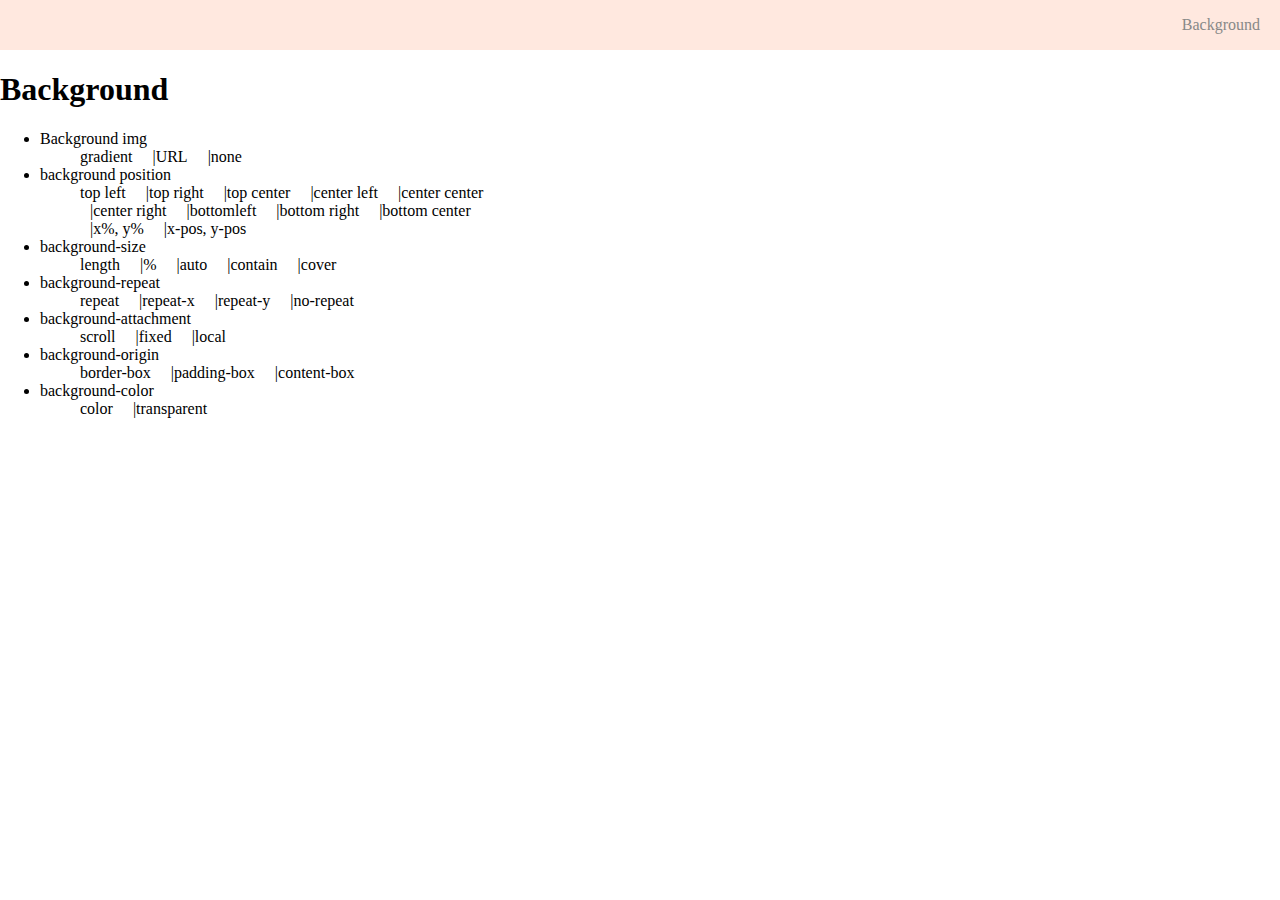
<file: css cheat sheet/index.html>
<!DOCTYPE html>
<html>
  <head>
    <meta charset="utf-8">
    <meta name="viewport" content="width=device-width">
    <title>CSS_Cheat_Sheet</title>
    <link href="style.css" rel="stylesheet" type="text/css" />
  </head>
  <body>

    <section>
      <nav>
        <ul>
          <li><a href="#background">Background</a></li>
        </ul>
      </nav>
    </section>
    <section id="background">
      <div class="content">
        <h1>Background</h1>
        <ul>
          <li>Background img
            <ul class="inner-list">
              <li>gradient</li>
              <li>URL</li>
              <li>none</li>
            </ul>
          </li>
          <li>background position
            <ul class="inner-list">
              <li>top left</li>
              <li>top right</li>
              <li>top center</li>
              <li>center left</li>
              <li>center center</li>
              <li>center right</li>
              <li>bottomleft</li>
              <li>bottom right</li>
              <li>bottom center</li>
              <li>x%, y%</li>
              <li>x-pos, y-pos</li>
            </ul>
          </li>
          <li>background-size
            <ul class="inner-list">
              <li>length</li>
              <li>%</li>
              <li>auto</li>
              <li>contain</li>
              <li>cover</li>
            </ul>
          </li>
          <li>background-repeat
            <ul class="inner-list">
              <li>repeat</li>
              <li>repeat-x</li>
              <li>repeat-y</li>
              <li>no-repeat</li>
            </ul>
          </li>
          <li>background-attachment
            <ul class="inner-list">
              <li>scroll</li>
              <li>fixed</li>
              <li>local</li>
            </ul>
          </li>
          <li>background-origin
            <ul class="inner-list">
              <li>border-box</li>
              <li>padding-box</li>
              <li>content-box</li>
            </ul>
          </li>
          <li>
            background-color
            <ul class="inner-list">
              <li>color</li>
              <li>transparent</li>
            </ul>
          </li>
        </ul>
      </div>
      <div class="iframes">
        <iframe height="265" style="width: 100%;" scrolling="no" title="Background css" src="https://codepen.io/Annanya17/embed/NWrOdza?height=265&theme-id=light&default-tab=css,result" frameborder="no" loading="lazy" allowtransparency="true" allowfullscreen="true">
        See the Pen <a href='https://codepen.io/Annanya17/pen/NWrOdza'>Background css</a> by Annanya
        (<a href='https://codepen.io/Annanya17'>@Annanya17</a>) on <a href='https://codepen.io'>CodePen</a>.
        </iframe>
      </div>
    </section>
  </body>
</html>
</file>
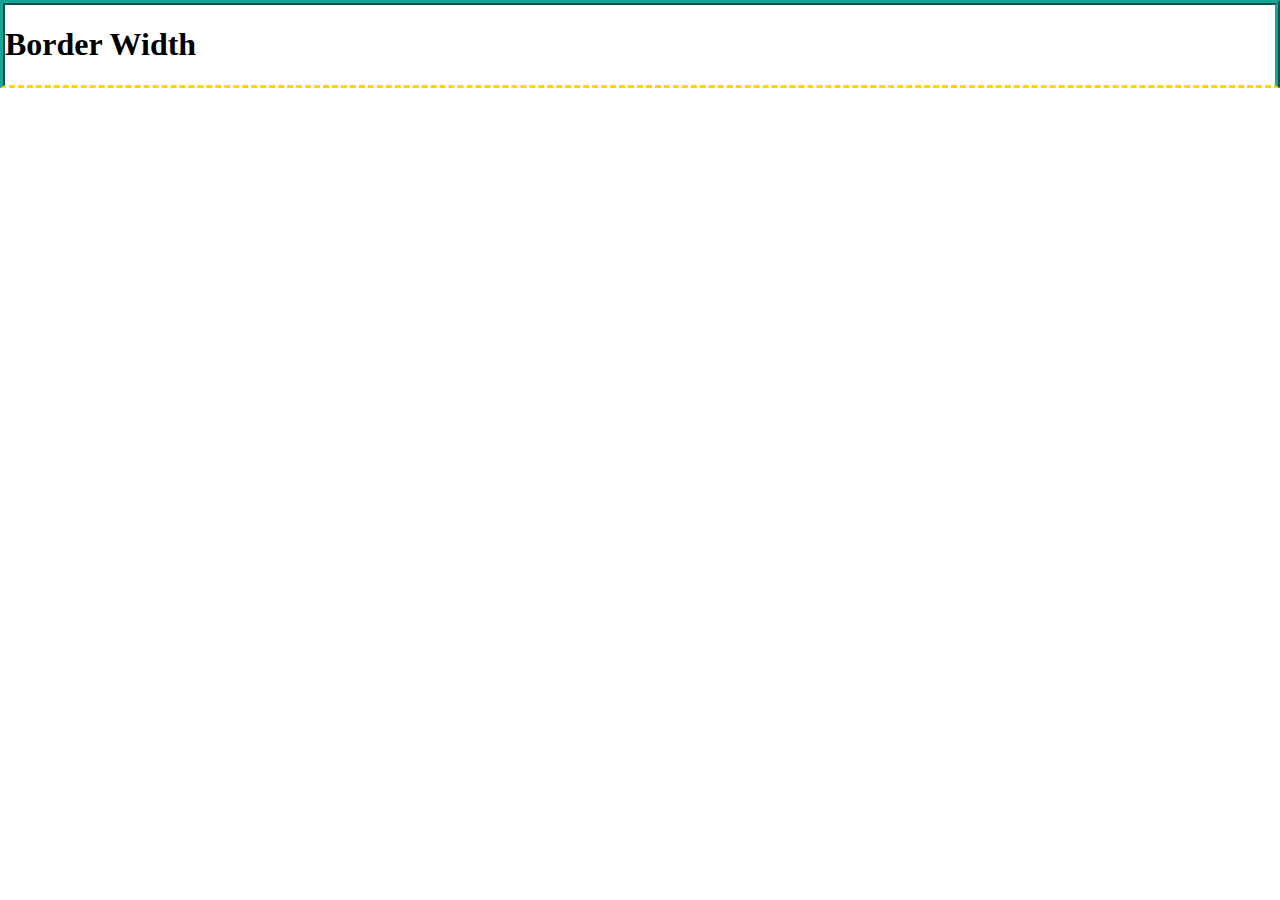
<file: css cheat sheet/border.html>
<!DOCTYPE html>
<html>
  <head>
    <meta charset="utf-8">
    <meta name="viewport" content="width=device-width">
    <title>CSS_Cheat_Sheet</title>
    <link href="style.css" rel="stylesheet" type="text/css" />
  </head>
  <body>
    
    <section class="borderwidth">
      <h1>Border Width</h1>
    </section>
  </body>
</html>
</file>
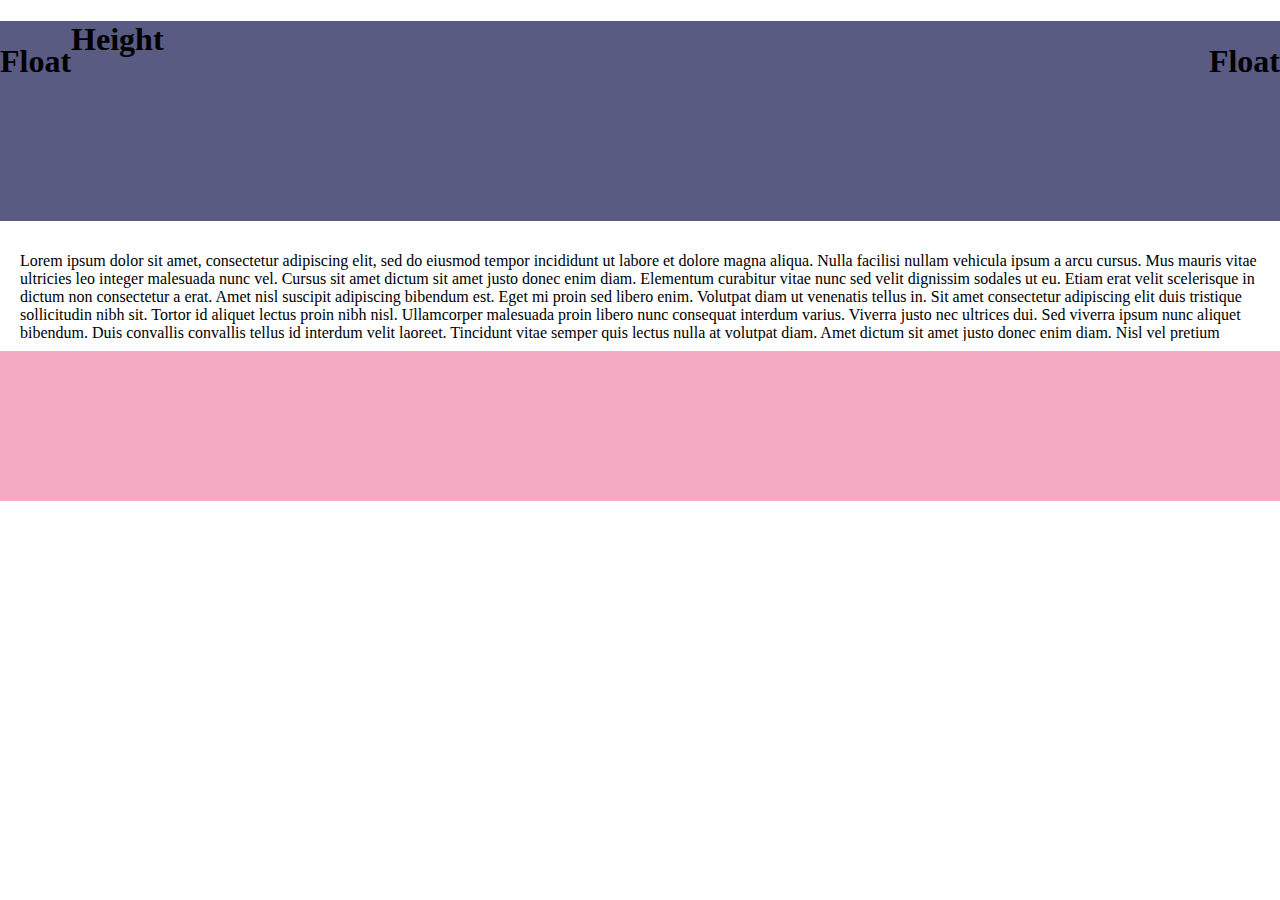
<file: css cheat sheet/box-model.html>
<!DOCTYPE html>
<html>
  <head>
    <meta charset="utf-8">
    <meta name="viewport" content="width=device-width">
    <title>CSS Cheat Sheet</title>
    <link href="style.css" rel="stylesheet" type="text/css" />
  </head>
  <body>
    <section class="floatright">
      <h1>Float</h1>
      
    </section>
    <section class="floatleft">
      <h1>Float</h1>
      
    </section>
    <section class="height">
      <h1>Height</h1>
    </section>
    <section class="maxheight">
      <p>
        Lorem ipsum dolor sit amet, consectetur adipiscing elit, sed do eiusmod tempor incididunt ut labore et dolore magna aliqua. Nulla facilisi nullam vehicula ipsum a arcu cursus. Mus mauris vitae ultricies leo integer malesuada nunc vel. Cursus sit amet dictum sit amet justo donec enim diam. Elementum curabitur vitae nunc sed velit dignissim sodales ut eu. Etiam erat velit scelerisque in dictum non consectetur a erat. Amet nisl suscipit adipiscing bibendum est. Eget mi proin sed libero enim. Volutpat diam ut venenatis tellus in. Sit amet consectetur adipiscing elit duis tristique sollicitudin nibh sit. Tortor id aliquet lectus proin nibh nisl. Ullamcorper malesuada proin libero nunc consequat interdum varius. Viverra justo nec ultrices dui. Sed viverra ipsum nunc aliquet bibendum. Duis convallis convallis tellus id interdum velit laoreet. Tincidunt vitae semper quis lectus nulla at volutpat diam. Amet dictum sit amet justo donec enim diam. Nisl vel pretium lectus quam id leo in.

Suscipit tellus mauris a diam maecenas sed enim ut sem. Ultrices dui sapien eget mi proin sed libero enim. Nec ultrices dui sapien eget mi proin sed libero enim. Fames ac turpis egestas integer. Scelerisque fermentum dui faucibus in ornare quam viverra orci sagittis. Vivamus arcu felis bibendum ut tristique et. Orci a scelerisque purus semper eget duis. Ultricies leo integer malesuada nunc vel risus commodo viverra. Nisi lacus sed viverra tellus. Ipsum dolor sit amet consectetur. Sapien pellentesque habitant morbi tristique senectus et netus et malesuada. In mollis nunc sed id semper risus in hendrerit gravida. Ornare quam viverra orci sagittis eu volutpat odio facilisis. Ultricies lacus sed turpis tincidunt. Dui sapien eget mi proin. Velit scelerisque in dictum non.

At erat pellentesque adipiscing commodo elit. Ornare suspendisse sed nisi lacus sed viverra. Ipsum suspendisse ultrices gravida dictum fusce ut placerat. Malesuada fames ac turpis egestas. Morbi blandit cursus risus at ultrices mi. Amet tellus cras adipiscing enim eu turpis egestas. Leo vel orci porta non pulvinar neque. Platea dictumst quisque sagittis purus. Dui id ornare arcu odio ut sem nulla. Vel quam elementum pulvinar etiam. Habitasse platea dictumst vestibulum rhoncus est pellentesque elit. Bibendum ut tristique et egestas. Aliquet nec ullamcorper sit amet risus nullam. Duis tristique sollicitudin nibh sit. Tellus orci ac auctor augue mauris augue neque gravida.

Turpis egestas pretium aenean pharetra magna ac placerat. Justo eget magna fermentum iaculis eu non. Amet nisl purus in mollis nunc sed id semper risus. Cras sed felis eget velit aliquet sagittis id consectetur. Blandit libero volutpat sed cras ornare arcu dui vivamus. Quis blandit turpis cursus in hac habitasse. Id cursus metus aliquam eleifend mi in nulla posuere. Quis eleifend quam adipiscing vitae proin sagittis nisl rhoncus mattis. Sit amet venenatis urna cursus eget. Libero volutpat sed cras ornare arcu dui vivamus. Congue nisi vitae suscipit tellus. Duis convallis convallis tellus id interdum. Neque volutpat ac tincidunt vitae semper quis lectus. Enim neque volutpat ac tincidunt vitae semper quis lectus. A pellentesque sit amet porttitor eget. Ultrices in iaculis nunc sed augue.

Morbi tristique senectus et netus. Viverra suspendisse potenti nullam ac tortor vitae purus faucibus ornare. Eget dolor morbi non arcu risus quis varius quam quisque. Feugiat nisl pretium fusce id velit ut tortor pretium. Quam viverra orci sagittis eu volutpat odio facilisis mauris sit. Non pulvinar neque laoreet suspendisse interdum consectetur. Arcu vitae elementum curabitur vitae nunc. Amet venenatis urna cursus eget nunc scelerisque viverra mauris in. Sed vulputate mi sit amet mauris commodo quis imperdiet massa. Ullamcorper dignissim cras tincidunt lobortis feugiat vivamus at. Pulvinar pellentesque habitant morbi tristique senectus et netus et malesuada. Feugiat nisl pretium fusce id. Amet volutpat consequat mauris nunc. Congue eu consequat ac felis. Quam vulputate dignissim suspendisse in. Consequat semper viverra nam libero justo laoreet. Massa ultricies mi quis hendrerit dolor magna. Donec massa sapien faucibus et molestie ac. Malesuada proin libero nunc consequat interdum varius. Hendrerit dolor magna eget est lorem ipsum dolor.
</p>
    </section>
    <section class="minheight">
    </section>
  </body>
</html>
</file>
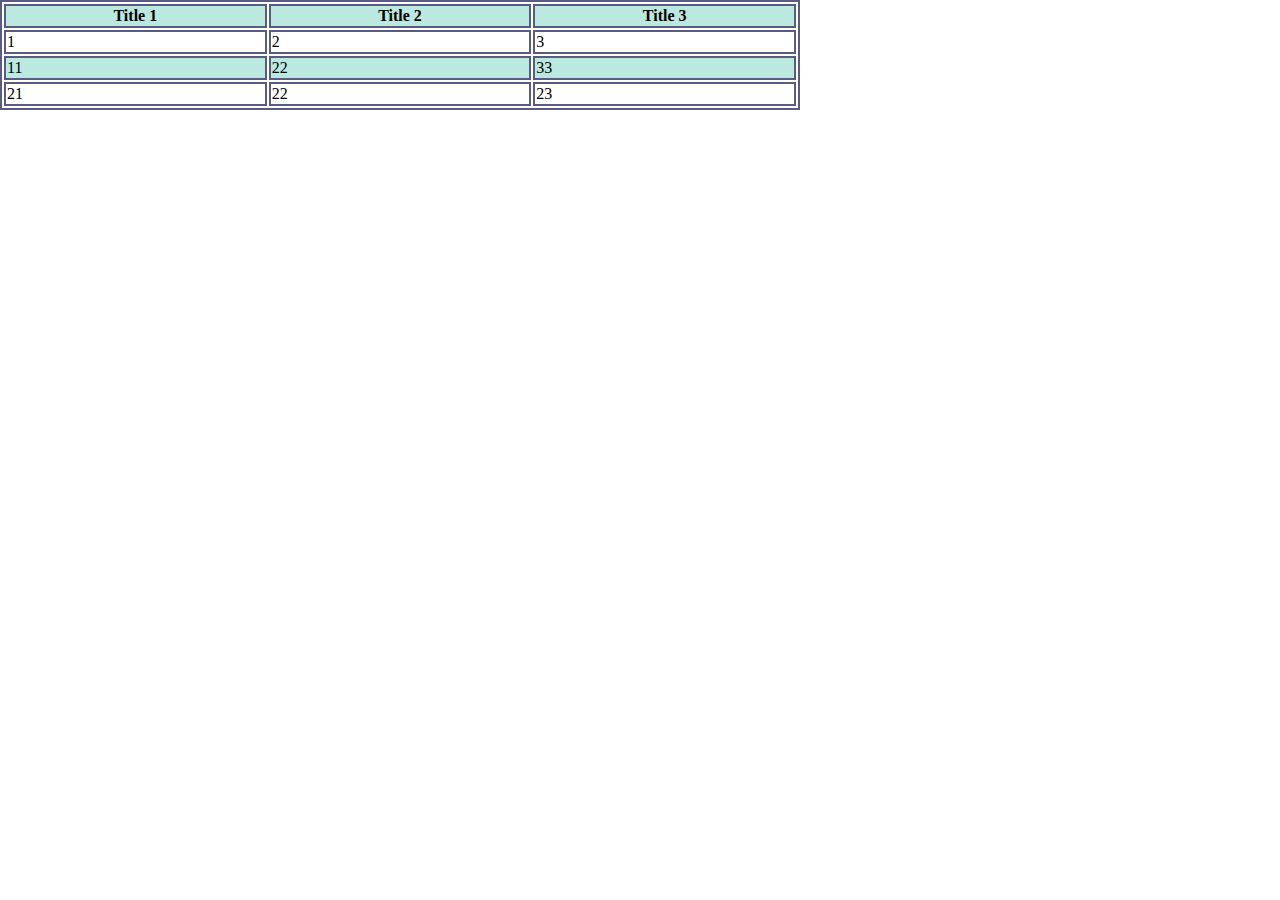
<file: css cheat sheet/table.html>
<!DOCTYPE html>
<html>
  <head>
    <meta charset="utf-8">
    <meta name="viewport" content="width=device-width">
    <title>CSS Cheat Sheet</title>
    <link href="style.css" rel="stylesheet" type="text/css" />
  </head>
  <body>
    <section class="table">
      <table>
        <tr>
          <th>Title 1</th>
          <th>Title 2</th>
          <th>Title 3</th>
        </tr>
        <tr>
          <td>1</td>
          <td>2</td>
          <td>3</td>
        </tr>
        <tr>
          <td>11</td>
          <td>22</td>
          <td>33</td>
        </tr>
        <tr>
          <td>21</td>
          <td>22</td>
          <td>23</td>
        </tr>
      </table>
    </section>
  </body>
</html>
</file>
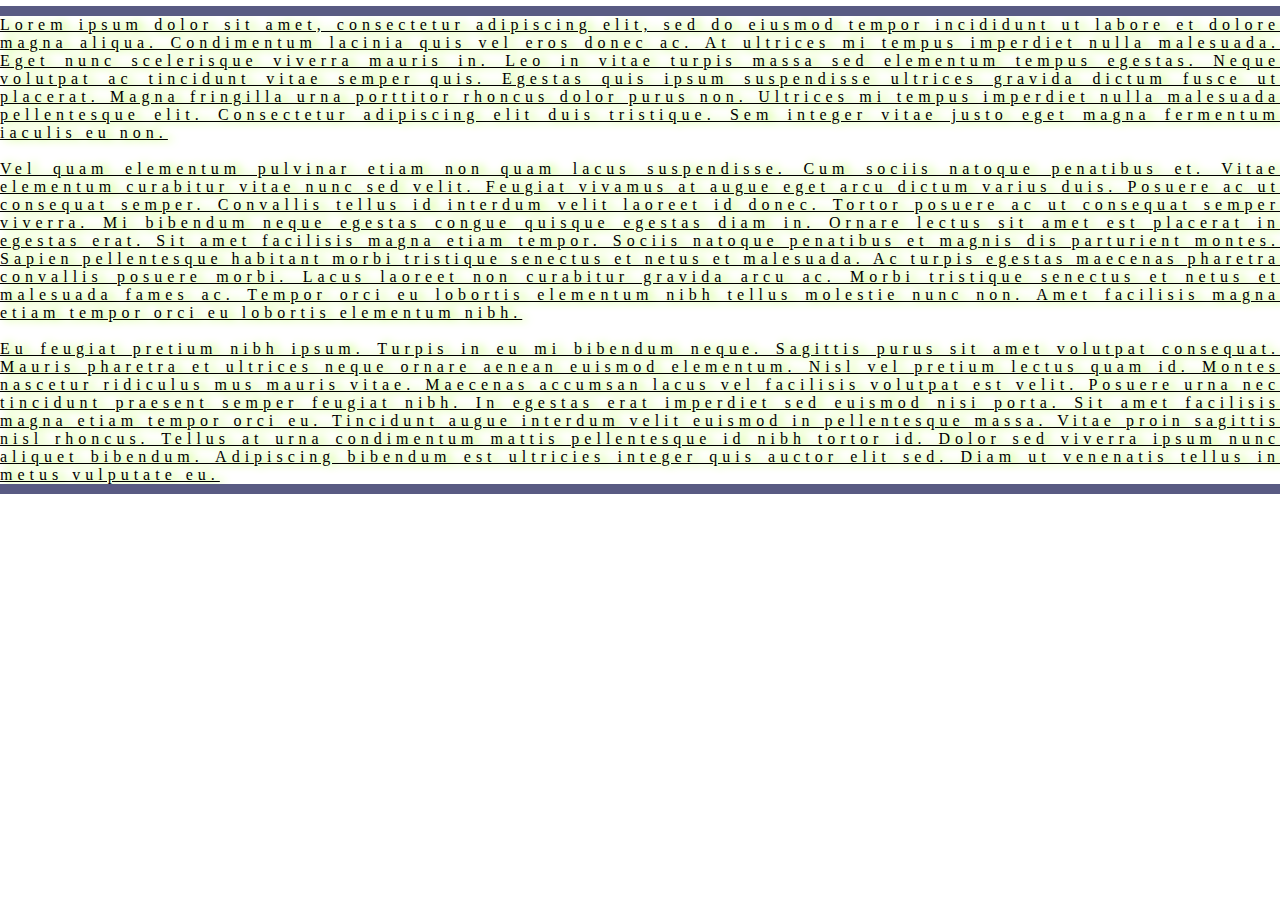
<file: css cheat sheet/text.html>
<!DOCTYPE html>
<html>
  <head>
    <meta charset="utf-8">
    <meta name="viewport" content="width=device-width">
    <title>CSS Cheat Sheet</title>
    <link href="style.css" rel="stylesheet" type="text/css" />
  </head>
  <body>
    <section class="text">
      <p>
        Lorem ipsum dolor sit amet, consectetur adipiscing elit, sed do eiusmod tempor incididunt ut labore et dolore magna aliqua. Condimentum lacinia quis vel eros donec ac. At ultrices mi tempus imperdiet nulla malesuada. Eget nunc scelerisque viverra mauris in. Leo in vitae turpis massa sed elementum tempus egestas. Neque volutpat ac tincidunt vitae semper quis. Egestas quis ipsum suspendisse ultrices gravida dictum fusce ut placerat. Magna fringilla urna porttitor rhoncus dolor purus non. Ultrices mi tempus imperdiet nulla malesuada pellentesque elit. Consectetur adipiscing elit duis tristique. Sem integer vitae justo eget magna fermentum iaculis eu non.
        <br>
        <br>
        Vel quam elementum pulvinar etiam non quam lacus suspendisse. Cum sociis natoque penatibus et. Vitae elementum curabitur vitae nunc sed velit. Feugiat vivamus at augue eget arcu dictum varius duis. Posuere ac ut consequat semper. Convallis tellus id interdum velit laoreet id donec. Tortor posuere ac ut consequat semper viverra. Mi bibendum neque egestas congue quisque egestas diam in. Ornare lectus sit amet est placerat in egestas erat. Sit amet facilisis magna etiam tempor. Sociis natoque penatibus et magnis dis parturient montes. Sapien pellentesque habitant morbi tristique senectus et netus et malesuada. Ac turpis egestas maecenas pharetra convallis posuere morbi. Lacus laoreet non curabitur gravida arcu ac. Morbi tristique senectus et netus et malesuada fames ac. Tempor orci eu lobortis elementum nibh tellus molestie nunc non. Amet facilisis magna etiam tempor orci eu lobortis elementum nibh.
        <br>
        <br>
        Eu feugiat pretium nibh ipsum. Turpis in eu mi bibendum neque. Sagittis purus sit amet volutpat consequat. Mauris pharetra et ultrices neque ornare aenean euismod elementum. Nisl vel pretium lectus quam id. Montes nascetur ridiculus mus mauris vitae. Maecenas accumsan lacus vel facilisis volutpat est velit. Posuere urna nec tincidunt praesent semper feugiat nibh. In egestas erat imperdiet sed euismod nisi porta. Sit amet facilisis magna etiam tempor orci eu. Tincidunt augue interdum velit euismod in pellentesque massa. Vitae proin sagittis nisl rhoncus. Tellus at urna condimentum mattis pellentesque id nibh tortor id. Dolor sed viverra ipsum nunc aliquet bibendum. Adipiscing bibendum est ultricies integer quis auctor elit sed. Diam ut venenatis tellus in metus vulputate eu.
      </p>
    </section>
  </body>
</html>
</file>
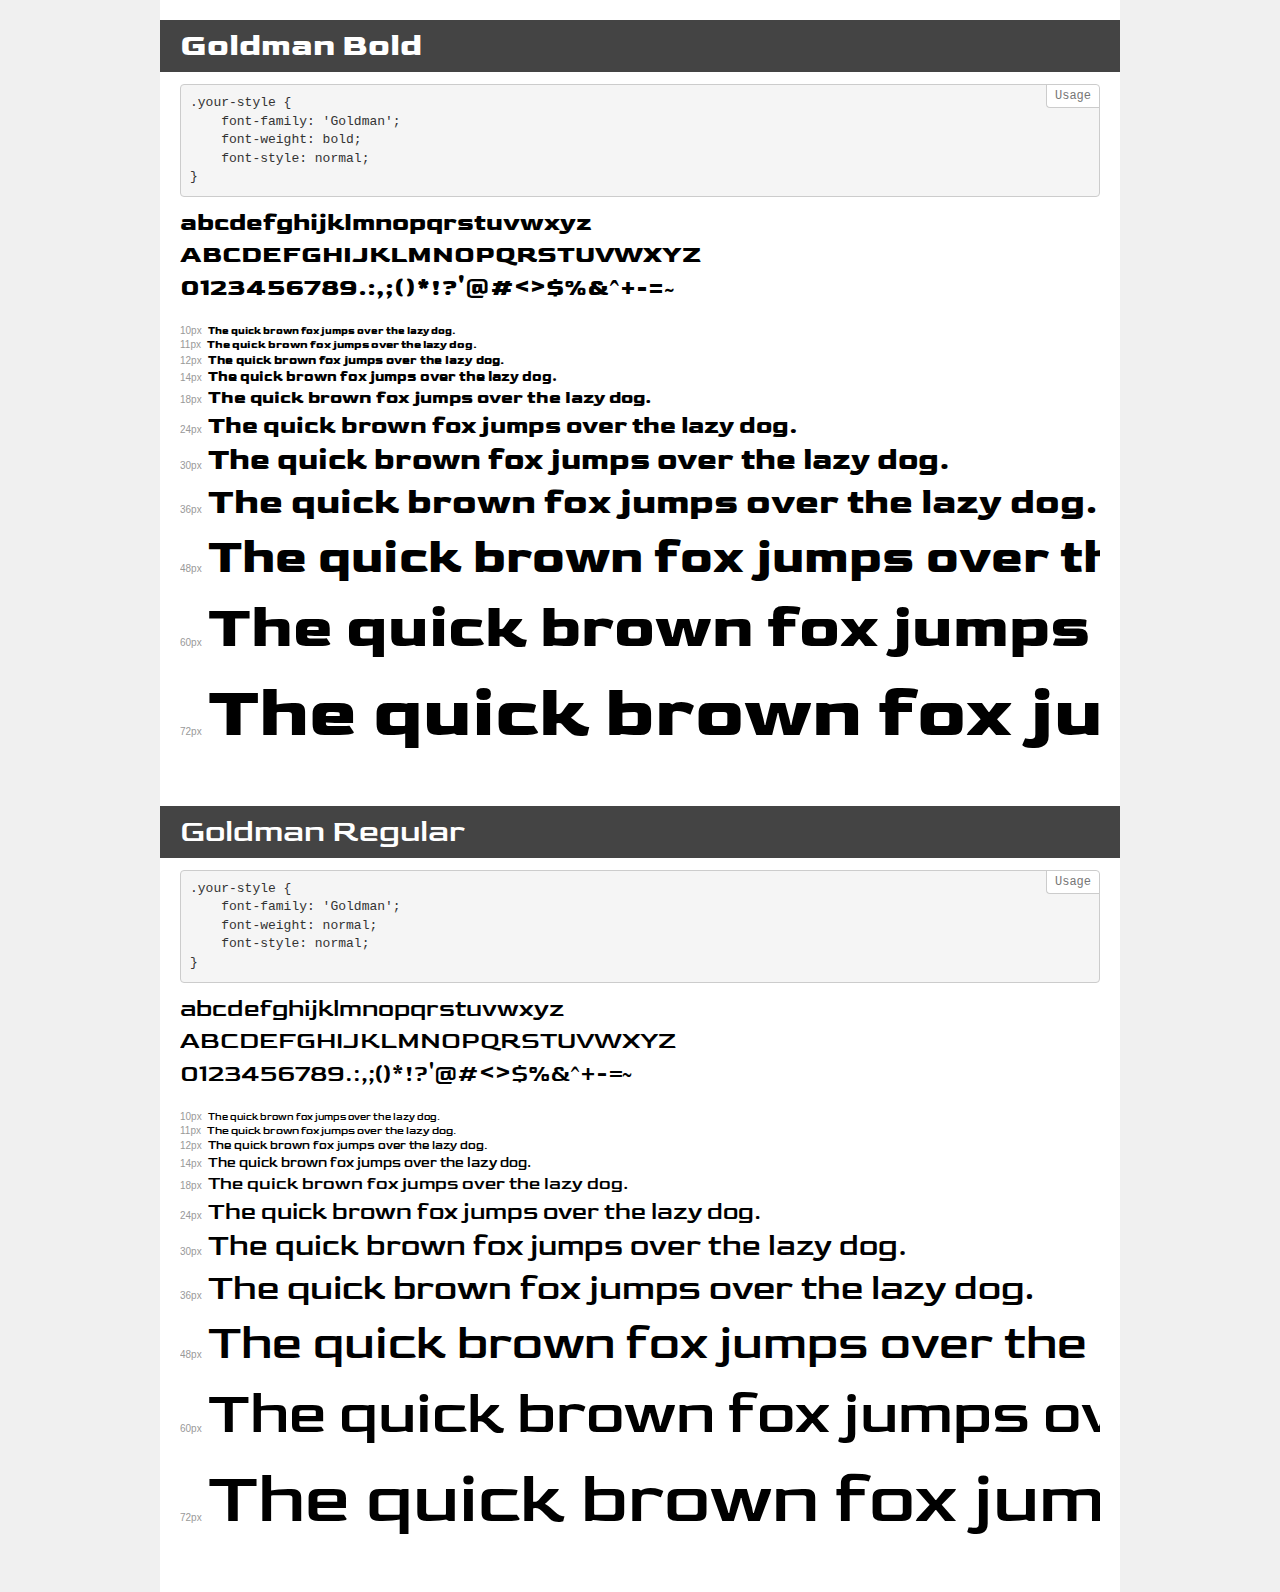
<file: css cheat sheet/transfonter.org-20201109-073155/demo.html>
<!DOCTYPE html>
<html lang="en">
<head>
    <meta charset="utf-8">
    <meta http-equiv="X-UA-Compatible" content="IE=edge">
    <meta name="viewport" content="width=device-width, initial-scale=1">
    <meta name="robots" content="noindex, noarchive">
    <meta name="format-detection" content="telephone=no">
    <title>Transfonter demo</title>
    <link href="stylesheet.css" rel="stylesheet">
    <style>
        /*
        http://meyerweb.com/eric/tools/css/reset/
        v2.0 | 20110126
        License: none (public domain)
        */
        html, body, div, span, applet, object, iframe,
        h1, h2, h3, h4, h5, h6, p, blockquote, pre,
        a, abbr, acronym, address, big, cite, code,
        del, dfn, em, img, ins, kbd, q, s, samp,
        small, strike, strong, sub, sup, tt, var,
        b, u, i, center,
        dl, dt, dd, ol, ul, li,
        fieldset, form, label, legend,
        table, caption, tbody, tfoot, thead, tr, th, td,
        article, aside, canvas, details, embed,
        figure, figcaption, footer, header, hgroup,
        menu, nav, output, ruby, section, summary,
        time, mark, audio, video {
            margin: 0;
            padding: 0;
            border: 0;
            font-size: 100%;
            font: inherit;
            vertical-align: baseline;
        }
        /* HTML5 display-role reset for older browsers */
        article, aside, details, figcaption, figure,
        footer, header, hgroup, menu, nav, section {
            display: block;
        }
        body {
            line-height: 1;
        }
        ol, ul {
            list-style: none;
        }
        blockquote, q {
            quotes: none;
        }
        blockquote:before, blockquote:after,
        q:before, q:after {
            content: '';
            content: none;
        }
        table {
            border-collapse: collapse;
            border-spacing: 0;
        }
        /* demo styles */
        body {
            background: #f0f0f0;
            color: #000;
        }
        .page {
            background: #fff;
            width: 920px;
            margin: 0 auto;
            padding: 20px 20px 0 20px;
            overflow: hidden;
        }
        .font-container {
            overflow-x: auto;
            overflow-y: hidden;
            margin-bottom: 40px;
            line-height: 1.3;
            white-space: nowrap;
            padding-bottom: 5px;
        }
        h1 {
            position: relative;
            background: #444;
            font-size: 32px;
            color: #fff;
            padding: 10px 20px;
            margin: 0 -20px 12px -20px;
        }
        .letters {
            font-size: 25px;
            margin-bottom: 20px;
        }
        .s10:before {
            content: '10px';
        }
        .s11:before {
            content: '11px';
        }
        .s12:before {
            content: '12px';
        }
        .s14:before {
            content: '14px';
        }
        .s18:before {
            content: '18px';
        }
        .s24:before {
            content: '24px';
        }
        .s30:before {
            content: '30px';
        }
        .s36:before {
            content: '36px';
        }
        .s48:before {
            content: '48px';
        }
        .s60:before {
            content: '60px';
        }
        .s72:before {
            content: '72px';
        }
        .s10:before, .s11:before, .s12:before, .s14:before,
        .s18:before, .s24:before, .s30:before, .s36:before,
        .s48:before, .s60:before, .s72:before {
            font-family: Arial, sans-serif;
            font-size: 10px;
            font-weight: normal;
            font-style: normal;
            color: #999;
            padding-right: 6px;
        }
        pre {
            display: block;
            position: relative;
            padding: 9px;
            margin: 0 0 10px;
            font-family: Monaco, Menlo, Consolas, "Courier New", monospace;
            font-size: 13px;
            line-height: 1.428571429;
            color: #333;
            font-weight: normal;
            font-style: normal;
            background-color: #f5f5f5;
            border: 1px solid #ccc;
            overflow-x: auto;
            border-radius: 4px;
        }
        pre:after {
            display: block;
            position: absolute;
            right: 0;
            top: 0;
            content: 'Usage';
            line-height: 1;
            padding: 5px 8px;
            font-size: 12px;
            color: #767676;
            background-color: #fff;
            border: 1px solid #ccc;
            border-right: none;
            border-top: none;
            border-radius: 0 4px 0 4px;
            z-index: 10;
        }
        /* responsive */
        @media (max-width: 959px) {
            .page {
                width: auto;
                margin: 0;
            }
        }
    </style>
</head>
<body>
<div class="page">
    <div class="demo">
        <h1 style="font-family: 'Goldman'; font-weight: bold; font-style: normal;">Goldman Bold</h1>
        <pre>.your-style {
    font-family: 'Goldman';
    font-weight: bold;
    font-style: normal;
}</pre>
        <div class="font-container" style="font-family: 'Goldman'; font-weight: bold; font-style: normal;">
            <p class="letters">
                abcdefghijklmnopqrstuvwxyz<br>
ABCDEFGHIJKLMNOPQRSTUVWXYZ<br>
                0123456789.:,;()*!?'@#<>$%&^+-=~
            </p>
            <p class="s10" style="font-size: 10px;">The quick brown fox jumps over the lazy dog.</p>
            <p class="s11" style="font-size: 11px;">The quick brown fox jumps over the lazy dog.</p>
            <p class="s12" style="font-size: 12px;">The quick brown fox jumps over the lazy dog.</p>
            <p class="s14" style="font-size: 14px;">The quick brown fox jumps over the lazy dog.</p>
            <p class="s18" style="font-size: 18px;">The quick brown fox jumps over the lazy dog.</p>
            <p class="s24" style="font-size: 24px;">The quick brown fox jumps over the lazy dog.</p>
            <p class="s30" style="font-size: 30px;">The quick brown fox jumps over the lazy dog.</p>
            <p class="s36" style="font-size: 36px;">The quick brown fox jumps over the lazy dog.</p>
            <p class="s48" style="font-size: 48px;">The quick brown fox jumps over the lazy dog.</p>
            <p class="s60" style="font-size: 60px;">The quick brown fox jumps over the lazy dog.</p>
            <p class="s72" style="font-size: 72px;">The quick brown fox jumps over the lazy dog.</p>
        </div>
    </div>
    <div class="demo">
        <h1 style="font-family: 'Goldman'; font-weight: normal; font-style: normal;">Goldman Regular</h1>
        <pre>.your-style {
    font-family: 'Goldman';
    font-weight: normal;
    font-style: normal;
}</pre>
        <div class="font-container" style="font-family: 'Goldman'; font-weight: normal; font-style: normal;">
            <p class="letters">
                abcdefghijklmnopqrstuvwxyz<br>
ABCDEFGHIJKLMNOPQRSTUVWXYZ<br>
                0123456789.:,;()*!?'@#<>$%&^+-=~
            </p>
            <p class="s10" style="font-size: 10px;">The quick brown fox jumps over the lazy dog.</p>
            <p class="s11" style="font-size: 11px;">The quick brown fox jumps over the lazy dog.</p>
            <p class="s12" style="font-size: 12px;">The quick brown fox jumps over the lazy dog.</p>
            <p class="s14" style="font-size: 14px;">The quick brown fox jumps over the lazy dog.</p>
            <p class="s18" style="font-size: 18px;">The quick brown fox jumps over the lazy dog.</p>
            <p class="s24" style="font-size: 24px;">The quick brown fox jumps over the lazy dog.</p>
            <p class="s30" style="font-size: 30px;">The quick brown fox jumps over the lazy dog.</p>
            <p class="s36" style="font-size: 36px;">The quick brown fox jumps over the lazy dog.</p>
            <p class="s48" style="font-size: 48px;">The quick brown fox jumps over the lazy dog.</p>
            <p class="s60" style="font-size: 60px;">The quick brown fox jumps over the lazy dog.</p>
            <p class="s72" style="font-size: 72px;">The quick brown fox jumps over the lazy dog.</p>
        </div>
    </div>
</div>
</body>
</html>
</file>
<file: css cheat sheet/style.css>
body{
  margin:0px;
  width:100%;
}
section nav{
  width: 100%;
  height:50px;
  background-color: #ffe8df;
}
section nav ul{
  float: right;
}
section nav ul li{
  list-style-type: none;
  float: left;
  padding-right: 20px;
  text-transform: capitalize;
}
section nav a{
  text-decoration: none;
  color:#888888;
}
.inner-list li{
  list-style-type: none;
  padding-right: 10px;
  float: left;
}
.inner-list li:last-child{
  list-style-type: none;
  float: none;
}
.inner-list li:not(:first-child)::before{
  content: "|";
  padding-left: 10px;
}

@media (min-width: 320px) and (max-width: 767px) {
  section .content {
    width: 100%;
    float: left;
  }
  section .iframes {
    width: 100%;
    float: left;
  }
}
@media (min-width: 768px) and (max-width: 1239px) {
  section .content {
    width: 50%;
    float: left;
  }
  section .iframes {
    width: 50%;
    float: left;
  }
}
@media (min-width: 1024px) and (max-width: 1439px) {
  section .content {
    width: 40%;
    float: left;
  }
  section .iframes {
    width: 60%;
    float: left;
  }
}
@media (min-width: 1440px) and (max-width: 2559px) {
  section .content {
    width: 50%;
    float: left;
  }
  section .iframes {
    width: 50%;
    float: left;
  }
}
@media (min-width: 2560px){
  section .content {
    width: 50%;
    float: left;
  }
  section .iframes {
    width: 50%;
    float: left;
  }
}
.borderwidth{
  border-width: thick;
  border-style:ridge;
  border-color:#16a596;
  border-bottom-color: gold;
  border-bottom-width: 3px;
  border-bottom-style: dashed;
}
.floatright{
  float: right;
}
.floatleft{
  float: left;
}
.height{
  height:200px;
  background-color: #595b83;
}
.maxheight{
  max-height: 100px;
  overflow:scroll;
  margin: 10px 15px;
  padding: 5px;
}
.minheight{
  min-height: 150px;
  background-color:#f4abc4;
}
.font h2{
  font-family: 'Goldman', cursive; 
  font-size: 32px;
  font-weight: 300;
  font-style:italic;
  line-height: 50px;
}
@font-face {
    font-family: 'Goldman';
    src: url('Goldman-Bold.eot');
    src: url('Goldman-Bold.eot?#iefix') format('embedded-opentype'),
        url('Goldman-Bold.woff2') format('woff2'),
        url('Goldman-Bold.woff') format('woff'),
        url('Goldman-Bold.ttf') format('truetype'),
        url('Goldman-Bold.svg#Goldman-Bold') format('svg');
    font-weight: bold;
    font-style: normal;
    font-display: swap;
}

@font-face {
    font-family: 'Goldman';
    src: url('Goldman-Regular.eot');
    src: url('Goldman-Regular.eot?#iefix') format('embedded-opentype'),
        url('Goldman-Regular.woff2') format('woff2'),
        url('Goldman-Regular.woff') format('woff'),
        url('Goldman-Regular.ttf') format('truetype'),
        url('Goldman-Regular.svg#Goldman-Regular') format('svg');
    font-weight: normal;
    font-style: normal;
    font-display: swap;
}
.table table{
  width:800px;// 100% makes table responsive
  text-align: center;
}
.table{
  overflow-x:scroll;
}
table, th, td{
border: 2px solid  #595b83;
}
tr:nth-child(odd){
  background-color: #bbe8df;
}
tr:nth-child(even):hover{
  background-color: hotpink;
}
tr:nth-child(odd):hover{
  background-color: greenyellow;
}
.text p{
  text-align: justify;
  letter-spacing: 5px;
  outline: 10px solid #595b83;
  word-break:keep-all;
  text-decoration:underline;
  text-shadow: 5px 0px 8px greenyellow;
}
.animate{
  min-width: 500px;
  min-height: 250px;
  animation: animate 10s infinite;
}
@keyframes animate{
  0%{
    background-color: #150485;
  }
  25%{
    background-color: #16a596;
  }
  50%{
    background-color: #c62a88;
  }
  75%{
    background-color: #03c4a1;
  }
  100%{
    background-color: lightgreen;
  }
}
.transition{
  width: 250px;
  height: 250px;
  background-color: peachpuff;
  transition: width 4s height 4s;
}
.transition:hover{
  width: 500px;
  height: 500px;
}
</file>
<file: css cheat sheet/transfonter.org-20201109-073155/stylesheet.css>
@font-face {
    font-family: 'Goldman';
    src: url('Goldman-Bold.eot');
    src: url('Goldman-Bold.eot?#iefix') format('embedded-opentype'),
        url('Goldman-Bold.woff2') format('woff2'),
        url('Goldman-Bold.woff') format('woff'),
        url('Goldman-Bold.ttf') format('truetype'),
        url('Goldman-Bold.svg#Goldman-Bold') format('svg');
    font-weight: bold;
    font-style: normal;
    font-display: swap;
}

@font-face {
    font-family: 'Goldman';
    src: url('Goldman-Regular.eot');
    src: url('Goldman-Regular.eot?#iefix') format('embedded-opentype'),
        url('Goldman-Regular.woff2') format('woff2'),
        url('Goldman-Regular.woff') format('woff'),
        url('Goldman-Regular.ttf') format('truetype'),
        url('Goldman-Regular.svg#Goldman-Regular') format('svg');
    font-weight: normal;
    font-style: normal;
    font-display: swap;
}
</file>
